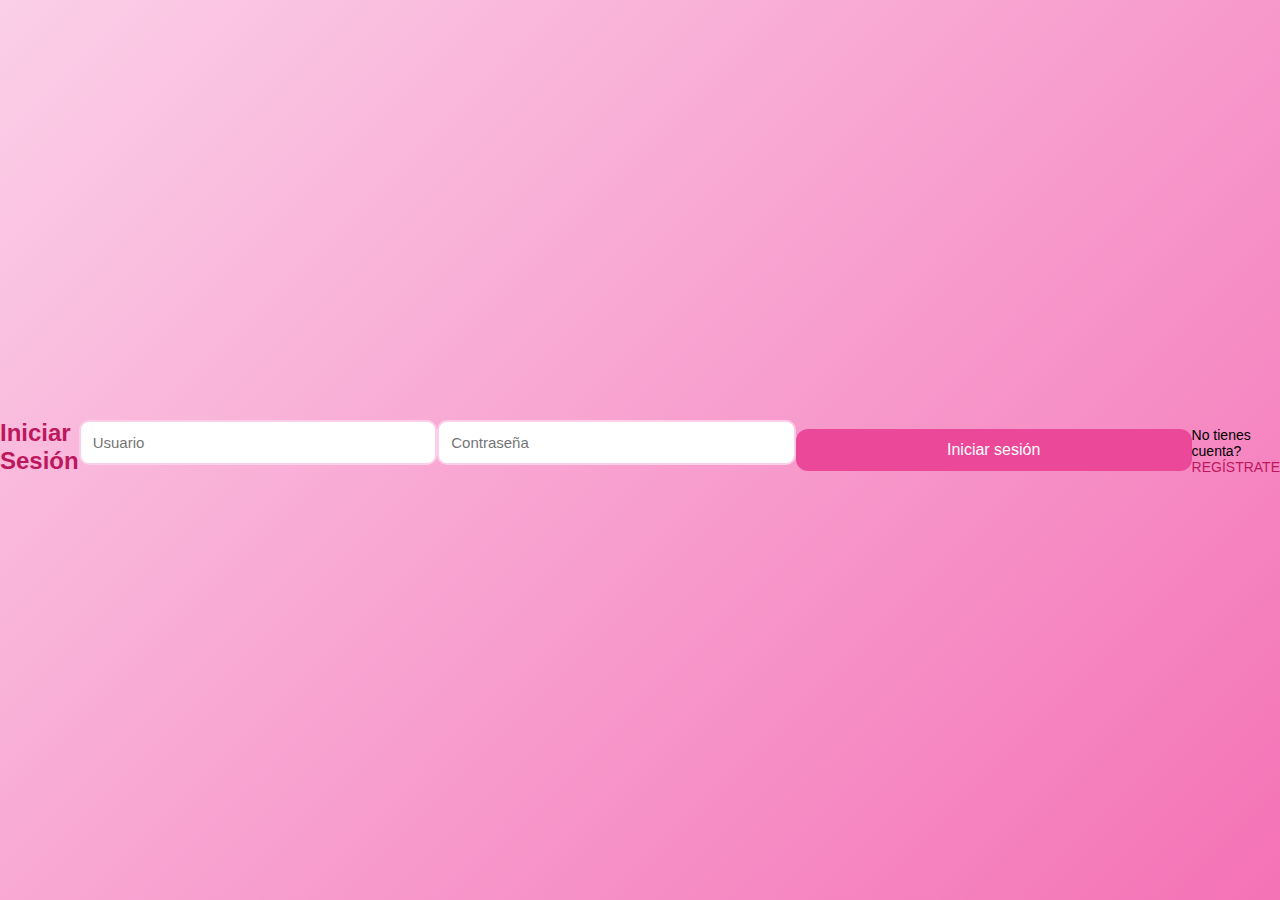
<file: intranet-sencillos/index.html>
<!DOCTYPE html>
<html lang="es">
<head>
    <meta charset="UTF-8">
    <title>Login</title>
    <link rel="stylesheet" href="css/style_login.css">
</head>
<body>

    <h2>Iniciar Sesión</h2>

    <input type="text" id="username" placeholder="Usuario"><br><br>
    <input type="password" id="password" placeholder="Contraseña"><br><br>

    <button id="btnLogin">Iniciar sesión</button>

    <p>No tienes cuenta?
        <a href="newuser.html">REGÍSTRATE</a>
    </p>

    <script src="js/app.js"></script>
</body>
</html>
</file>
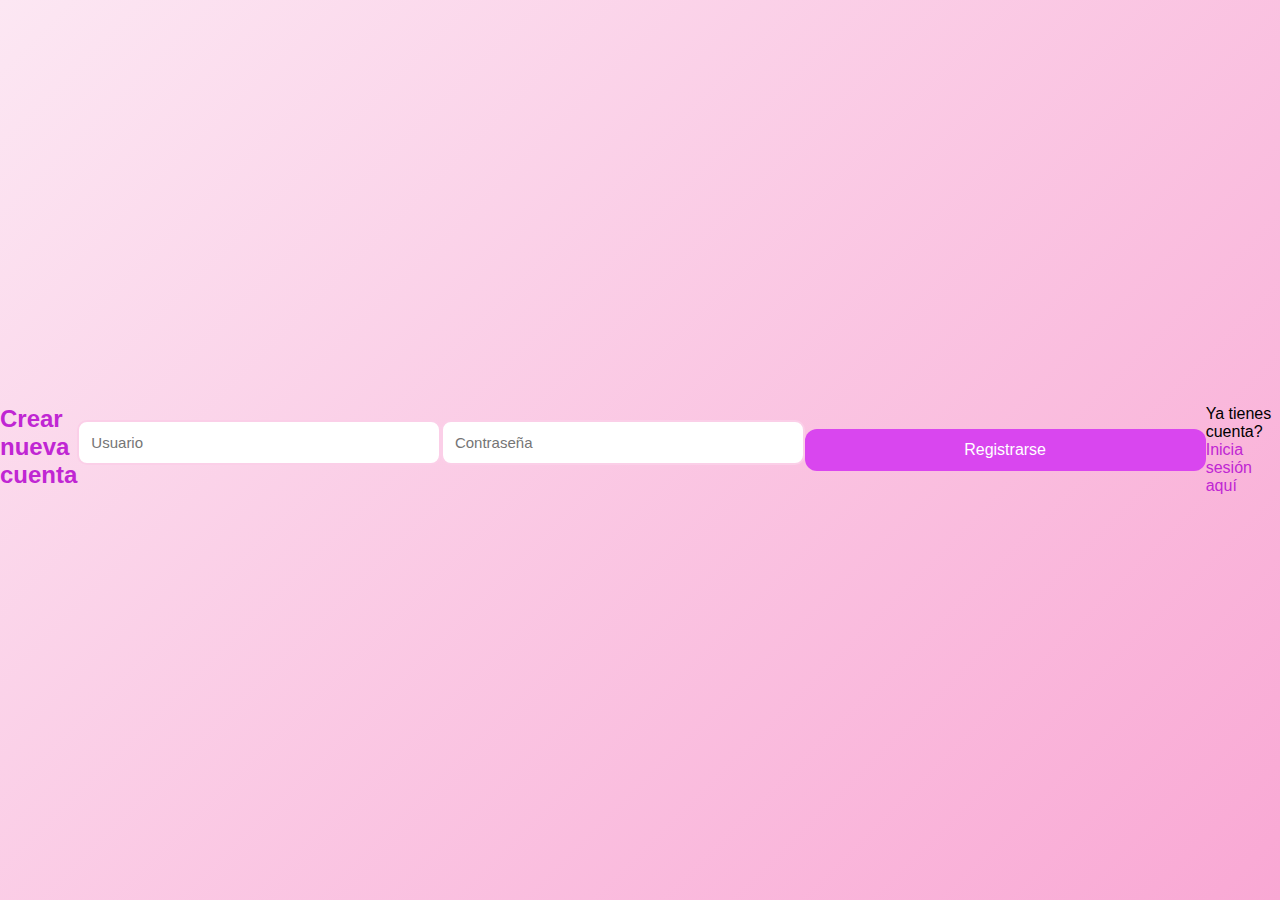
<file: intranet-sencillos/newuser.html>
<!DOCTYPE html>
<html lang="es">
<head>
    <meta charset="UTF-8">
    <title>Registro</title>
    <link rel="stylesheet" href="css/style_register.css">
</head>
<body>

    <h2>Crear nueva cuenta</h2>

    <input type="text" id="newUser" placeholder="Usuario"><br><br>
    <input type="password" id="newPass" placeholder="Contraseña"><br><br>

    <button id="btnRegister">Registrarse</button>

    <p>Ya tienes cuenta?
        <a href="index.html">Inicia sesión aquí</a>
    </p>

    <script src="js/app.js"></script>
</body>
</html>
</file>
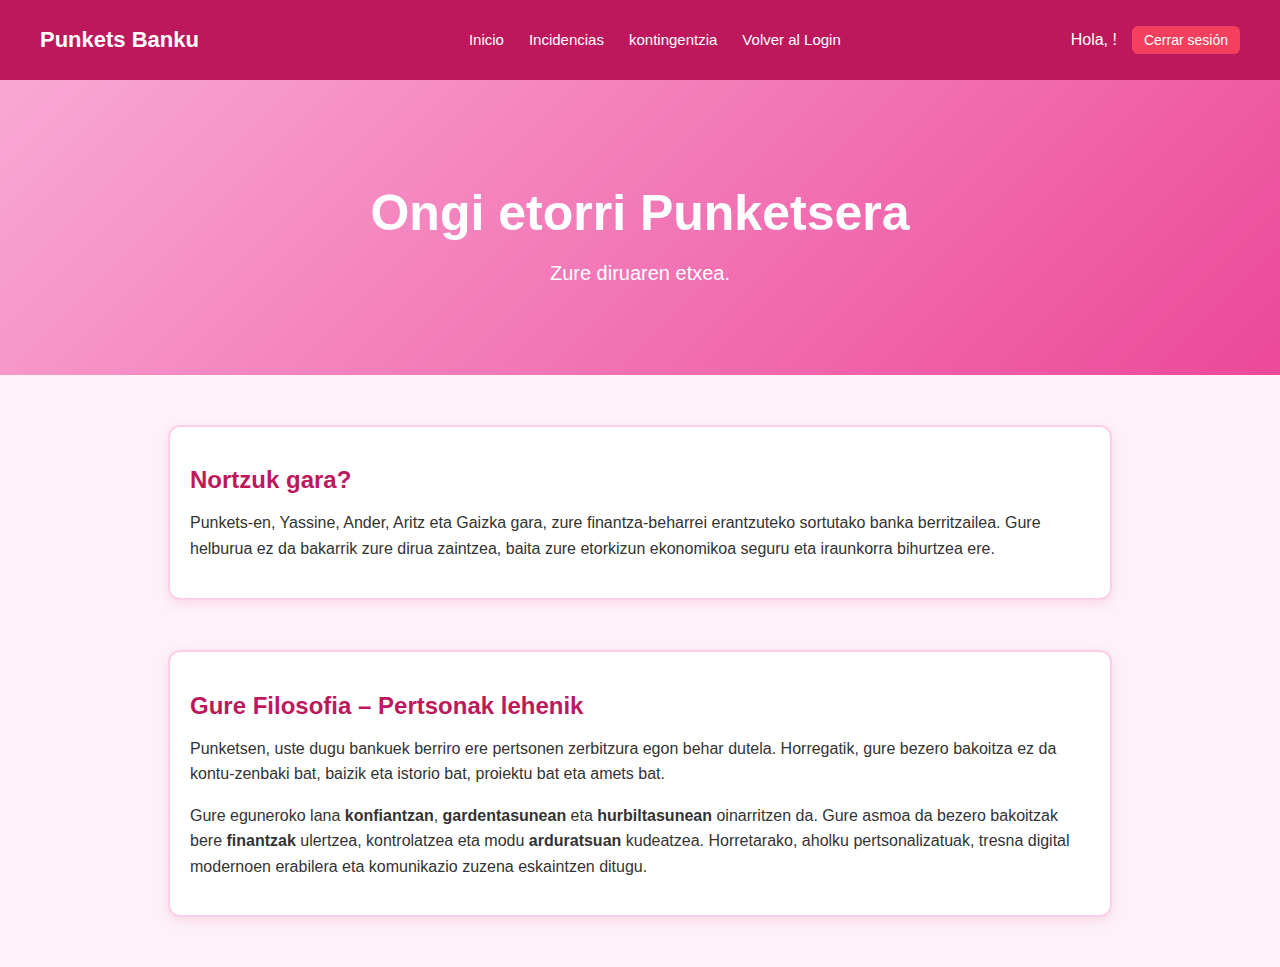
<file: intranet-sencillos/orrinagusia.html>
<!DOCTYPE html>
<html lang='eu'>
<head>
<meta charset='UTF-8'>
<title>Orri Nagusia - Punkets Banku</title>
<link rel='stylesheet' href='css/style_orrinagusia.css'>
</head>
<body>
<nav class='navbar'>
<div class='logo'>Punkets Banku</div>
<ul class='menu'>
<li><a href='orrinagusia.html'>Inicio</a></li>
<li><a href='http://192.168.71.85/front/central.php' target='_blank'>Incidencias</a></li>
<li><a href='kontingentzia.html' target='_blank'>kontingentzia</a></li>
<li><a href='index.html'>Volver al Login</a></li>
</ul>
<div class='user-info'>
<span>Hola, <?php echo $_SESSION['username']; ?>!</span>
<a href='index.html' class='btn logout'>Cerrar sesión</a>
</div>
</nav>
<header class='header'>
<h1>Ongi etorri Punketsera</h1>
<p class='subtitle'>Zure diruaren etxea.</p>
</header>
<section class='intro'>
<h2>Nortzuk gara?</h2>
<p>Punkets-en, Yassine, Ander, Aritz eta Gaizka gara, zure finantza-beharrei erantzuteko sortutako banka berritzailea. Gure helburua ez da bakarrik zure dirua zaintzea, baita zure etorkizun ekonomikoa seguru eta iraunkorra bihurtzea ere.</p>
</section>
<section class='philosophy'>
<h2>Gure Filosofia – Pertsonak lehenik</h2>
<p>Punketsen, uste dugu bankuek berriro ere pertsonen zerbitzura egon behar dutela. Horregatik, gure bezero bakoitza ez da kontu-zenbaki bat, baizik eta istorio bat, proiektu bat eta amets bat.</p>
<p>Gure eguneroko lana <strong>konfiantzan</strong>, <strong>gardentasunean</strong> eta <strong>hurbiltasunean</strong> oinarritzen da. Gure asmoa da bezero bakoitzak bere <strong>finantzak</strong> ulertzea, kontrolatzea eta modu <strong>arduratsuan</strong> kudeatzea. Horretarako, aholku pertsonalizatuak, tresna digital modernoen erabilera eta komunikazio zuzena eskaintzen ditugu.</p>
</section>
</body>
</html>
</file>
<file: intranet-sencillos/css/style_login.css>
body {
    font-family: "Poppins", sans-serif;
    background: linear-gradient(135deg, #fbcfe8, #f472b6); /* rosita suave */
    display: flex;
    justify-content: center;
    align-items: center;
    height: 100vh;
    margin: 0;
}

.login-box {
    background: white;
    padding: 40px;
    width: 350px;
    border-radius: 20px;
    box-shadow: 0 4px 18px rgba(236, 72, 153, 0.3);
    text-align: center;
}

h2 {
    margin-bottom: 25px;
    color: #be185d;
}

input {
    width: 90%;
    padding: 12px;
    margin-bottom: 15px;
    border-radius: 10px;
    border: 2px solid #fbcfe8;
    font-size: 15px;
    transition: 0.3s;
}

input:focus {
    border-color: #ec4899;
    outline: none;
}

button {
    padding: 12px 20px;
    width: 100%;
    background: #ec4899;
    border: none;
    border-radius: 12px;
    color: white;
    font-size: 16px;
    cursor: pointer;
    transition: 0.3s;
}

button:hover {
    background: #db2777;
}

p {
    margin-top: 15px;
    font-size: 14px;
}

a {
    color: #be185d;
    text-decoration: none;
}

a:hover {
    text-decoration: underline;
}
</file>
<file: intranet-sencillos/css/style_register.css>
body {
    font-family: "Poppins", sans-serif;
    background: linear-gradient(135deg, #fce7f3, #f9a8d4); /* rosita muy suave */
    display: flex;
    justify-content: center;
    align-items: center;
    height: 100vh;
    margin: 0;
}

.register-box {
    background: white;
    padding: 40px;
    width: 350px;
    border-radius: 20px;
    box-shadow: 0 4px 18px rgba(236, 72, 153, 0.3);
    text-align: center;
}

h2 {
    margin-bottom: 25px;
    color: #c026d3;
}

input {
    width: 90%;
    padding: 12px;
    margin-bottom: 15px;
    border-radius: 10px;
    border: 2px solid #fbcfe8;
    font-size: 15px;
    transition: 0.3s;
}

input:focus {
    border-color: #d946ef;
    outline: none;
}

button {
    padding: 12px 20px;
    width: 100%;
    background: #d946ef;
    border: none;
    border-radius: 12px;
    color: white;
    font-size: 16px;
    cursor: pointer;
    transition: 0.3s;
}

button:hover {
    background: #c026d3;
}

p {
    margin-top: 15px;
}

a {
    color: #c026d3;
    text-decoration: none;
}

a:hover {
    text-decoration: underline;
}
</file>
<file: intranet-sencillos/css/style_orrinagusia.css>
/* ===== GENERAL ===== */
body {
    margin: 0;
    font-family: "Poppins", sans-serif;
    background: #fdf2f8; /* rosita pastel */
    color: #333;
}

/* ===== NAVBAR ===== */
.navbar {
    display: flex;
    justify-content: space-between;
    align-items: center;
    background: #be185d; /* rosa fuerte elegante */
    padding: 15px 40px;
    color: #fff;
}

.navbar .logo {
    font-size: 22px;
    font-weight: bold;
}

.navbar .menu {
    list-style: none;
    display: flex;
    gap: 25px;
}

.navbar .menu li a {
    color: #fff;
    text-decoration: none;
    font-size: 15px;
    transition: 0.3s;
}

.navbar .menu li a:hover {
    color: #fbcfe8; /* rosita claro */
}

.user-info {
    display: flex;
    align-items: center;
    gap: 15px;
}

.btn.logout {
    background: #f43f5e;
    padding: 6px 12px;
    border-radius: 6px;
    color: white;
    text-decoration: none;
    font-size: 14px;
}

.btn.logout:hover {
    background: #e11d48;
}

/* ===== HEADER ===== */
.header {
    text-align: center;
    padding: 70px 20px;
    background: linear-gradient(135deg, #f9a8d4, #ec4899);
    color: white;
}

.header h1 {
    font-size: 50px;
    margin-bottom: 10px;
}

.header .subtitle {
    font-size: 20px;
}

/* ===== SECTIONS ===== */
section {
    max-width: 900px;
    margin: 50px auto;
    padding: 20px;
    background: white;
    border-radius: 12px;
    border: 2px solid #fbcfe8;
    box-shadow: 0 4px 12px rgba(236, 72, 153, 0.15);
}

section h2 {
    color: #be185d;
    margin-bottom: 10px;
}

section p {
    line-height: 1.6;
}
/* ===== GENERAL ===== */
body {
    margin: 0;
    font-family: "Poppins", sans-serif;
    background: #fdf2f8; /* rosita pastel */
    color: #333;
}

/* ===== NAVBAR ===== */
.navbar {
    display: flex;
    justify-content: space-between;
    align-items: center;
    background: #be185d; /* rosa fuerte elegante */
    padding: 15px 40px;
    color: #fff;
}

.navbar .logo {
    font-size: 22px;
    font-weight: bold;
}

.navbar .menu {
    list-style: none;
    display: flex;
    gap: 25px;
}

.navbar .menu li a {
    color: #fff;
    text-decoration: none;
    font-size: 15px;
    transition: 0.3s;
}

.navbar .menu li a:hover {
    color: #fbcfe8; /* rosita claro */
}

.user-info {
    display: flex;
    align-items: center;
    gap: 15px;
}

.btn.logout {
    background: #f43f5e;
    padding: 6px 12px;
    border-radius: 6px;
    color: white;
    text-decoration: none;
    font-size: 14px;
}

.btn.logout:hover {
    background: #e11d48;
}

/* ===== HEADER ===== */
.header {
    text-align: center;
    padding: 70px 20px;
    background: linear-gradient(135deg, #f9a8d4, #ec4899);
    color: white;
}

.header h1 {
    font-size: 50px;
    margin-bottom: 10px;
}

.header .subtitle {
    font-size: 20px;
}

/* ===== SECTIONS ===== */
section {
    max-width: 900px;
    margin: 50px auto;
    padding: 20px;
    background: white;
    border-radius: 12px;
    border: 2px solid #fbcfe8;
    box-shadow: 0 4px 12px rgba(236, 72, 153, 0.15);
}

section h2 {
    color: #be185d;
    margin-bottom: 10px;
}

section p {
    line-height: 1.6;
}
</file>
